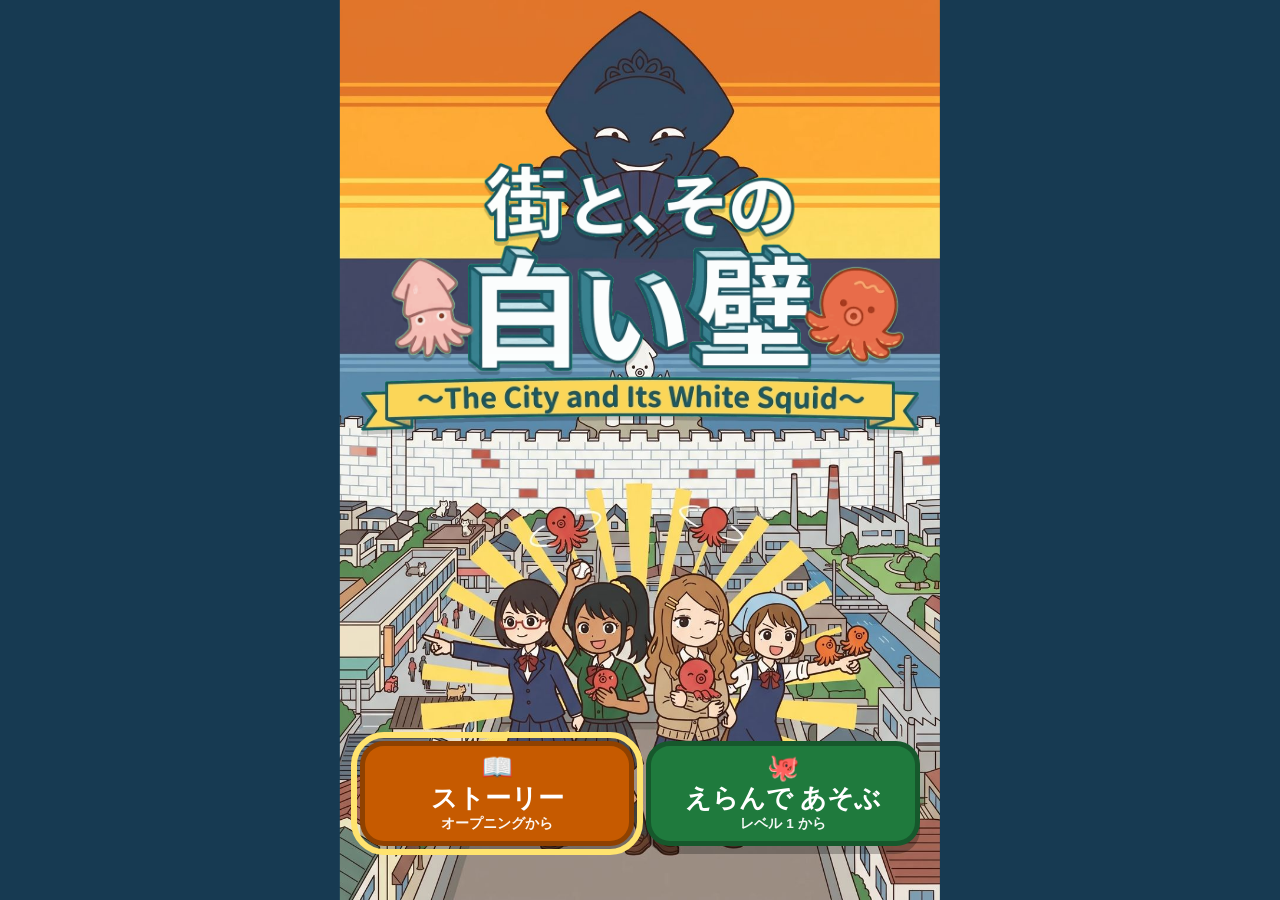
<file: app/index.html>
<!DOCTYPE html>
<html lang="ja">
<head>
<meta charset="UTF-8">
<meta name="viewport" content="width=device-width, initial-scale=1.0, viewport-fit=cover">
<title>街と、その白い壁 〜The City and Its White Squid〜</title>
<meta name="description" content="街と、その白い壁：タコを はじいて、白い 壁に まもられた イカを たおす 見下ろし型の 物理パズル。ブラウザで すぐ あそべる、通信なしの ゲーム">
<meta name="theme-color" content="#23506e">

<!-- ホーム画面に くわえた ときの アイコンと なまえ -->
<link rel="icon" type="image/png" sizes="32x32" href="images/icon-32.png">
<link rel="icon" type="image/png" sizes="192x192" href="images/icon-192.png">
<link rel="apple-touch-icon" href="images/icon-180.png">
<link rel="manifest" href="manifest.json">
<meta name="mobile-web-app-capable" content="yes">
<meta name="apple-mobile-web-app-capable" content="yes">
<meta name="apple-mobile-web-app-status-bar-style" content="default">
<meta name="apple-mobile-web-app-title" content="街と、その白い壁">

<link rel="stylesheet" href="story.css">
<link rel="stylesheet" href="style.css">
<link rel="canonical" href="https://pikaring.github.io/white-squid/app/">
</head>
<body>

  <!-- ===== ヘッダー：面と レベル・イカの 体力・ひとこと ===== -->
  <header class="header">
    <div class="status">
      <span class="status__stage" id="stageName">1面 通学路の 壁</span>
      <span class="status__level" id="levelName">1-1</span>
    </div>

    <!-- イカの 体力（のこり） -->
    <div class="meter">
      <div class="gauge" role="progressbar" aria-label="イカの たいりょく" aria-valuemin="0" aria-valuemax="100" aria-valuenow="100" id="gauge">
        <div class="gauge__bar" id="gaugeBar"></div>
        <div class="gauge__goal" id="gaugeGoal"></div>
      </div>
      <p class="meter__text"><b id="ratioText">♥</b><span class="meter__goal" id="goalText">イカの たいりょく</span></p>
    </div>

    <p class="message" id="message" role="status" aria-live="polite">タコを ひっぱって はなすと 投げるよ！</p>
  </header>

  <!-- ===== まんなか：見下ろしの 台（TakoGame が 描く） ===== -->
  <main class="field" id="field">
    <canvas class="field__canvas" id="canvas" tabindex="0" aria-label="タコを はじく 台。画面を ひっぱって はなすと、下から タコが とびだす。キーボードでは 左右の 矢印で 向き、上下で 強さ、スペースで 投げる"></canvas>
    <p class="field__nogame" id="noGame" hidden>ゲームを じゅんび しています…</p>
  </main>

  <!-- ===== した：タコの トレイ・投げる 人・ボタン ===== -->
  <footer class="controls">
    <section class="tray" aria-label="投げる タコ">
      <div class="tray__list" id="trayList" role="radiogroup" aria-label="タコを えらぶ"></div>
      <p class="tray__note" id="trayNote">タコ一郎：ふつうの タコ</p>
    </section>

    <section class="throwers" aria-label="投げる 人">
      <div class="throwers__list" id="throwerList" role="radiogroup" aria-label="投げる 人を えらぶ"></div>
    </section>

    <div class="actions">
      <button type="button" class="btn btn--again" id="btnRetry">
        <span class="btn__icon" aria-hidden="true">🔄</span>
        <span class="btn__text">やりなおす</span>
      </button>
      <button type="button" class="btn btn--title" id="btnTitle">
        <span class="btn__icon" aria-hidden="true">🏠</span>
        <span class="btn__text">タイトル</span>
      </button>
    </div>
  </footer>

  <!-- ===== レベルの おわり（クリア／失敗） ===== -->
  <div class="modal" id="endModal" hidden>
    <div class="modal__panel modal__panel--end" role="dialog" aria-modal="true" aria-labelledby="endTitle">
      <h2 class="modal__title" id="endTitle">1-1 クリア！</h2>
      <p class="end__stars" id="endStars" aria-label="ほし 3つ">★★★</p>
      <p class="end__text" id="endText"></p>
      <div class="score" id="endScore" hidden></div>
      <div class="end__actions">
        <button type="button" class="btn btn--kind" id="btnEndMain">
          <span class="btn__text" id="endMainText">つぎへ</span>
        </button>
        <button type="button" class="btn btn--close" id="btnEndSub">
          <span class="btn__text" id="endSubText">きょうは ここまで</span>
        </button>
      </div>
    </div>
  </div>

  <!-- ===== えらんで あそぶ ===== -->
  <div class="modal" id="pickModal" hidden>
    <div class="modal__panel" role="dialog" aria-modal="true" aria-labelledby="pickTitle">
      <h2 class="modal__title" id="pickTitle">レベルを えらぶ</h2>
      <div class="picks" id="pickList"></div>
      <p class="modal__note">クリアした レベルと、つぎの レベルを えらべます</p>
      <button type="button" class="btn btn--close" id="btnPickClose">
        <span class="btn__text">とじる</span>
      </button>
    </div>
  </div>

<script src="story-data.js"></script>
<script src="story.js"></script>
<script src="stages.js"></script>
<script src="game.js"></script>
<script src="main.js"></script>
</body>
</html>
</file>
<file: app/story.css>
/* タイトル画面と ストーリー画面の 見た目（担当②）
   ・この ファイルは style.css より 先に 読まれる。:root の 変数（--c-header など）は style.css の ものを つかう
   ・クラスは ぜんぶ story- で はじめる（ゲームの クラスと ぶつけない）
   ・DOM は story.js が つくる */

/* =========================================================
   タイトル画面
   ========================================================= */
.story-title {
  position: fixed;
  inset: 0;
  z-index: 200;
  background: #173a52;           /* 横長の 画面で 絵の 左右に 見える 色 */
  display: flex;
  flex-direction: column;
  align-items: center;
  justify-content: space-between;
  gap: 16px;
  padding: max(8dvh, 24px) 16px max(6dvh, 20px);
  overflow: hidden;
  color: #ffffff;
  font-family: "Hiragino Kaku Gothic ProN", "Yu Gothic", "Meiryo", sans-serif;
  font-weight: 700;
  animation: story-fade .35s ease both;
}

.story-title__bg {
  position: absolute;
  top: 0;
  bottom: 0;
  left: 50%;
  width: min(100%, 66.7dvh);   /* 絵は たて長（2:3）。横長の 画面では まんなかに たて長の まま 出す */
  transform: translateX(-50%);
  z-index: -1;
  background-size: cover;
  background-position: center;
  background-repeat: no-repeat;
}

/* 画像が ない ときの もよう（しずかな ひかり） */
.story-title:not(.has-image) .story-title__bg {
  background-image:
    radial-gradient(circle at 50% 28%, rgba(255, 227, 110, .28) 0%, rgba(255, 227, 110, 0) 55%),
    radial-gradient(circle at 50% 110%, rgba(0, 0, 0, .35) 0%, rgba(0, 0, 0, 0) 60%);
}

.story-title__head {
  text-align: center;
  max-width: 100%;
}

/* タイトルの 絵が ある ときは、ロゴを 絵の「ロゴの 帯」（上から 25〜38%）の まんなかへ 下げる。
   絵は 画面の 高さいっぱいに 出るので、高さの わりあい（dvh）で あわせられる。ロゴの 高さは はばの 約 0.48 */
.story-title.has-image .story-title__head.has-logo {
  margin-top: max(0px, calc(25dvh - min(92vw, 560px, 62dvh) * .241));
}

/* ロゴの 画像（読めた ときだけ）。文字の タイトルは 読みあげ用に のこして 見えなく する */
.story-title__logo {
  display: block;
  width: min(92vw, 560px, 62dvh);
  height: auto;
  margin: 0 auto;
  filter: drop-shadow(0 4px 0 rgba(0, 0, 0, .18));
  -webkit-user-drag: none;
  animation: story-fade .35s ease both;
}

.story-title__head.has-logo .story-title__name,
.story-title__head.has-logo .story-title__sub {
  position: absolute;
  width: 1px;
  height: 1px;
  overflow: hidden;
  clip: rect(0 0 0 0);
  white-space: nowrap;
}

/* 大きな タイトル：白い 文字＋こい 青の ふち */
.story-title__name {
  margin: 0;
  font-size: clamp(32px, 10vw, 96px);
  line-height: 1.15;
  letter-spacing: .04em;
  color: #ffffff;
  -webkit-text-stroke: .16em #173a52;
  paint-order: stroke fill;
  text-shadow: 0 .09em 0 #173a52, 0 .16em .2em rgba(0, 0, 0, .35);
  white-space: nowrap;
}

.story-title__sub {
  display: inline-block;
  margin: 12px 0 0;
  padding: 4px 18px;
  font-size: clamp(18px, 4.8vw, 32px);
  letter-spacing: .06em;
  color: var(--c-header, #23506e);
  background: var(--c-accent, #ffe36e);
  border: 4px solid #173a52;
  border-radius: 999px;
  box-shadow: 0 5px 0 rgba(0, 0, 0, .25);
}

.story-title__btns {
  width: 100%;
  max-width: 560px;
  display: flex;
  flex-direction: row;          /* よこに ならべて 下に よせる（絵の ふたりを かくさない） */
  gap: 12px;
}

.story-title__btns .story-btn { flex: 1 1 0; min-height: 88px; }

/* ゲームの .btn と おなじ 形・押し心地 */
.story-btn {
  width: 100%;
  min-height: 96px;
  padding: 8px 10px;
  border: 5px solid rgba(0, 0, 0, .28);
  border-radius: 24px;
  color: #ffffff;
  font-family: inherit;
  font-weight: 700;
  font-size: var(--fs-button, clamp(22px, 5.4vw, 34px));
  line-height: 1.25;
  display: flex;
  flex-direction: column;
  align-items: center;
  justify-content: center;
  gap: 2px;
  cursor: pointer;
  box-shadow: 0 8px 0 rgba(0, 0, 0, .25);
  transition: transform .08s ease, box-shadow .08s ease;
  touch-action: manipulation;
}

.story-btn:active { transform: translateY(6px); box-shadow: 0 2px 0 rgba(0, 0, 0, .25); }
.story-btn:focus-visible { outline: 6px solid var(--c-accent, #ffe36e); outline-offset: 3px; }

.story-btn__icon { font-size: 1em; line-height: 1; }
.story-btn__sub  { font-size: .52em; opacity: .95; }

.story-btn--continue  { background: #2f6fb0; }
.story-btn--story     { background: var(--c-again, #c65a00); }

/* ボタンが 3つ の ときは すこし 小さな 文字で 1れつに */
.story-title__btns.is-three { gap: 8px; max-width: 640px; }
.story-title__btns.is-three .story-btn { font-size: calc(var(--fs-button, 24px) * .8); padding: 8px 4px; }
.story-title__btns.is-three .story-btn__text { white-space: nowrap; }
.story-btn--challenge { background: var(--c-kind, #1f7a3d); }

/* =========================================================
   ストーリー画面
   ========================================================= */
.story-play {
  /* セリフ窓の 高さ：3行ぶん（文字 × 行の 高さ 1.7 × 3行 ＋ 上下の よはく・わく） */
  --win-h: calc(var(--fs-message, 24px) * 1.7 * 3 + 82px);
  --win-bottom: 12px;
  position: fixed;
  inset: 0;
  z-index: 210;
  display: flex;
  align-items: stretch;
  justify-content: center;
  background: #14261a;            /* PC の よこながでは まんなかの 枠の そと */
  font-family: "Hiragino Kaku Gothic ProN", "Yu Gothic", "Meiryo", sans-serif;
  font-weight: 700;
  cursor: pointer;
  user-select: none;
  -webkit-user-select: none;
  -webkit-tap-highlight-color: transparent;
  touch-action: manipulation;
}

/* まんなかの 縦長の 枠（スマホでは 画面いっぱい） */
.story-stage {
  position: relative;
  width: min(100%, max(560px, 70dvh));
  height: 100%;
  overflow: hidden;
  container-type: size;
  outline: none;
  box-shadow: 0 0 0 6px var(--c-header, #23506e);
}

/* ---------- 背景 ---------- */
.story-bgbox,
.story-bg {
  position: absolute;
  inset: 0;
}

.story-bg {
  background-size: cover;
  background-position: center;
  background-repeat: no-repeat;
}

.story-bg.is-fading { animation: story-fade .35s ease both; }

/* ---------- 立ち絵 ---------- */
.story-figs {
  position: absolute;
  inset: 0;
  z-index: 1;
  pointer-events: none;
}

/* 上半身の 正方形。セリフ窓の 上ふちに 下を そろえる（すこし 窓の うしろに もぐらせる）。
   左右の 絵は まんなかで すこし 重なる（話している 人が 手前）。 */
.story-fig {
  --fig: min(62cqw, 52cqh);
  --drop: 0;   /* 背の 低い 人ほど 大きい：絵を この わりあい だけ 窓の うしろへ しずめる（cast の height） */
  --size: 1;   /* 絵の 大きさ（cast の size） */
  position: absolute;
  bottom: calc(var(--win-bottom) + var(--win-h) - 10px);
  width: var(--fig);
  height: var(--fig);
}

.story-fig--left  { left: -5cqw; }
.story-fig--right { right: -5cqw; }
.story-fig.is-speaking { z-index: 1; }

.story-fig__inner {
  width: 100%;
  height: 100%;
  display: flex;
  align-items: flex-end;
  justify-content: center;
  transform-origin: 50% 100%;
  transform: scale(.94);
  filter: brightness(.6) saturate(.85);
  transition: transform .22s ease, filter .22s ease;
}

.story-fig.is-speaking .story-fig__inner {
  transform: scale(1.04);
  filter: none;
}

.story-fig__img {
  display: block;
  width: 100%;
  height: 100%;
  object-fit: contain;
  object-position: 50% 100%;
  transform-origin: 50% 100%;
  transform: translateY(calc(var(--drop) * 100%)) scale(var(--size));
  filter: drop-shadow(0 4px 6px rgba(0, 0, 0, .35));
  -webkit-user-drag: none;
}

/* 立ち絵が ない ときの 丸い 札 */
.story-fig__badge {
  width: 82%;
  aspect-ratio: 1 / 1;
  margin-bottom: 14px;
  border-radius: 50%;
  border: max(4px, 1.3cqw) solid #ffffff;
  box-shadow: 0 6px 0 rgba(0, 0, 0, .3);
  display: flex;
  flex-direction: column;
  align-items: center;
  justify-content: center;
  gap: 4%;
  color: #ffffff;
  text-align: center;
  line-height: 1.1;
}

.story-fig__badge-name {
  font-size: calc(var(--fig) * .15);
  padding: 0 8%;
  word-break: keep-all;
  text-shadow: 0 2px 0 rgba(0, 0, 0, .3);
}

.story-fig__badge-face {
  font-size: calc(var(--fig) * .2);
  line-height: 1;
}

/* 出入り：左は 左から、右は 右から */
.story-fig--left.is-entering  { animation: story-in-left  .32s ease-out both; }
.story-fig--right.is-entering { animation: story-in-right .32s ease-out both; }
.story-fig--left.is-leaving   { animation: story-out-left  .32s ease-in both; }
.story-fig--right.is-leaving  { animation: story-out-right .32s ease-in both; }

/* 絵だけを 見せる コマ（step の picture: true） */
.story-play.is-picture .story-window,
.story-play.is-picture .story-figs { opacity: 0; pointer-events: none; transition: opacity .35s ease; }

/* ---------- セリフ窓（下に 3行ぶん） ---------- */
.story-window {
  position: absolute;
  z-index: 2;
  left: 10px;
  right: 10px;
  bottom: var(--win-bottom);
  height: var(--win-h);
  padding: 30px 20px 40px;
  background: var(--c-bg, #fff8ec);
  color: var(--c-text, #1b1b1b);
  border: 6px solid var(--c-header, #23506e);
  border-radius: 24px;
  box-shadow: 0 8px 0 rgba(0, 0, 0, .3);
}

/* 名前の 札（窓の 上ふちに のせる） */
.story-window__name {
  position: absolute;
  top: -24px;
  left: 16px;
  margin: 0;
  padding: 4px 20px;
  max-width: calc(100% - 32px);
  font-size: calc(var(--fs-message, 24px) * .95);
  line-height: 1.4;
  color: #ffffff;
  background: var(--c-header, #23506e);
  border: 4px solid #ffffff;
  border-radius: 999px;
  box-shadow: 0 4px 0 rgba(0, 0, 0, .25);
  white-space: nowrap;
  overflow: hidden;
  text-overflow: ellipsis;
}

.story-window__name[hidden] { display: none; }
.story-window__name.is-right { left: auto; right: 16px; }

.story-window__text {
  margin: 0;
  font-size: var(--fs-message, clamp(18px, 4.4vw, 28px));
  line-height: 1.7;
  white-space: pre-line;
  line-break: strict;
  overflow-wrap: anywhere;
  word-break: normal;
}

/* 地の文は すこし 色を かえる */
.story-window.is-narration .story-window__text { color: #3c4a3f; }

/* 右下の ▼（全文が 出たら 点滅） */
.story-window__next {
  position: absolute;
  right: 18px;
  bottom: 10px;
  font-size: calc(var(--fs-message, 24px) * .9);
  line-height: 1;
  color: var(--c-again, #c65a00);
  opacity: 0;
}

.story-window.is-complete .story-window__next {
  opacity: 1;
  animation: story-blink 1s steps(1, end) infinite;
}

/* 読みあげ用（見えない） */
.story-sr {
  position: absolute;
  width: 1px;
  height: 1px;
  margin: -1px;
  padding: 0;
  overflow: hidden;
  clip: rect(0 0 0 0);
  white-space: nowrap;
  border: 0;
}

/* ---------- スキップ ---------- */
.story-skip {
  position: absolute;
  z-index: 3;
  top: 12px;
  right: 12px;
  min-height: 48px;
  min-width: 48px;
  padding: 6px 18px;
  font-family: inherit;
  font-weight: 700;
  font-size: clamp(16px, 4vw, 20px);
  color: #ffffff;
  background: rgba(27, 27, 27, .72);
  border: 3px solid #ffffff;
  border-radius: 999px;
  box-shadow: 0 4px 0 rgba(0, 0, 0, .3);
  cursor: pointer;
  touch-action: manipulation;
}

.story-skip:active { transform: translateY(3px); box-shadow: 0 1px 0 rgba(0, 0, 0, .3); }
.story-skip:focus-visible { outline: 5px solid var(--c-accent, #ffe36e); outline-offset: 3px; }

/* =========================================================
   アニメーション
   ========================================================= */
@keyframes story-fade {
  from { opacity: 0; }
  to   { opacity: 1; }
}

@keyframes story-in-left {
  from { transform: translateX(-110%); opacity: 0; }
  to   { transform: translateX(0);     opacity: 1; }
}
@keyframes story-in-right {
  from { transform: translateX(110%); opacity: 0; }
  to   { transform: translateX(0);    opacity: 1; }
}
@keyframes story-out-left {
  from { transform: translateX(0);     opacity: 1; }
  to   { transform: translateX(-110%); opacity: 0; }
}
@keyframes story-out-right {
  from { transform: translateX(0);    opacity: 1; }
  to   { transform: translateX(110%); opacity: 0; }
}

@keyframes story-blink {
  0%   { opacity: 1; }
  50%  { opacity: .15; }
}

/* =========================================================
   せの ひくい 画面
   ========================================================= */
@media (max-height: 700px) {
  .story-title { gap: 12px; padding-top: 5dvh; padding-bottom: 4dvh; }
  .story-title__btns { gap: 14px; }
  .story-btn { min-height: 80px; }
  .story-window { padding: 26px 16px 34px; }
}

@media (max-height: 480px) {
  .story-title { padding: 12px 16px; justify-content: center; gap: 14px; }
  .story-title__name { font-size: clamp(34px, 12dvh, 56px); }
  .story-title__sub { margin-top: 6px; font-size: 16px; padding: 2px 12px; border-width: 3px; }
  .story-title__btns { flex-direction: row; max-width: 640px; gap: 12px; }
  .story-btn { min-height: 72px; border-width: 4px; border-radius: 18px; }
  .story-btn__icon { display: none; }

  .story-play { --win-h: calc(var(--fs-message, 16px) * 1.5 * 3 + 52px); --win-bottom: 8px; }
  .story-window {
    left: 8px;
    right: 8px;
    padding: 20px 14px 24px;
    border-width: 4px;
    border-radius: 18px;
  }
  .story-window__name { top: -18px; padding: 1px 14px; border-width: 3px; }
  .story-window__text { line-height: 1.5; }
  .story-window__next { bottom: 6px; right: 12px; }
  .story-skip { top: 8px; right: 8px; min-height: 44px; padding: 4px 14px; font-size: 15px; }
}

/* アニメーションが にがてな ひとの ために */
@media (prefers-reduced-motion: reduce) {
  .story-title,
  .story-bg.is-fading,
  .story-fig.is-entering,
  .story-fig.is-leaving,
  .story-window.is-complete .story-window__next { animation: none !important; }
  .story-fig__inner,
  .story-btn { transition: none; }
}
</file>
<file: app/style.css>
@charset "UTF-8";
/* =========================================================
   街と、その白い壁 〜throw on tako〜  ―  スタイル
   ・前作 cat-on-escape（tap-on-neko の 流れ）の みため に そろえてある
   ・おおきい文字・おおきいボタン（48px 以上）・たかいコントラスト
   ・ヘッダーは 海の 青、アクセントは 前作と おなじ 黄色
   ・ページは スクロールさせない。canvas が のこり ぜんぶを つかう
   ========================================================= */

:root {
  --c-text:        #1b1b1b;
  --c-bg:          #fff8ec;
  --c-header:      #23506e;   /* 海の 青 */
  --c-header-dark: #173a52;
  --c-header-text: #ffffff;
  --c-again:       #c65a00;   /* やりなおす：オレンジ */
  --c-kind:        #1f7a3d;   /* つぎへ：みどり */
  --c-close:       #444c55;
  --c-title:       #2f5d8a;   /* タイトル：あお */
  --c-ok:          #1f7a3d;
  --c-accent:      #ffe36e;
  --c-pick:        #c65a00;   /* えらんで いる わく */

  --fs-message: clamp(16px, 4vw, 24px);
  --fs-button:  clamp(18px, 4.6vw, 26px);
}

* { box-sizing: border-box; }

html, body {
  margin: 0;
  padding: 0;
  height: 100%;
}

body {
  display: flex;
  flex-direction: column;
  height: 100dvh;
  background: var(--c-bg);
  color: var(--c-text);
  font-family: "Hiragino Kaku Gothic ProN", "Yu Gothic", "Meiryo", sans-serif;
  font-weight: 700;
  line-height: 1.4;
  line-break: strict;
  word-break: normal;
  -webkit-text-size-adjust: 100%;
  -webkit-tap-highlight-color: transparent;
  overflow: hidden;            /* ページは スクロールさせない */
  overscroll-behavior: none;
  user-select: none;
  -webkit-user-select: none;
}

button { font-family: inherit; }

/* ========== ヘッダー ========== */
.header {
  flex: 0 0 auto;
  background: var(--c-header);
  color: var(--c-header-text);
  padding: calc(8px + env(safe-area-inset-top, 0px)) 14px 10px;
  box-shadow: 0 4px 0 rgba(0, 0, 0, .18);
  position: relative;
  z-index: 2;
}

.status {
  display: flex;
  align-items: center;
  justify-content: center;
  gap: 10px;
  flex-wrap: wrap;
}

.status__stage {
  font-size: clamp(17px, 4.4vw, 26px);
  line-height: 1.2;
}

.status__level {
  font-size: clamp(16px, 4vw, 22px);
  background: var(--c-accent);
  color: var(--c-header-dark);
  border-radius: 999px;
  padding: 2px 14px;
  white-space: nowrap;
  font-variant-numeric: tabular-nums;
}

/* こわした わりあいの バー（前作と おなじ かたち）と めあての 線 */
.meter {
  display: flex;
  align-items: center;
  gap: 10px;
  max-width: 620px;
  margin: 6px auto 0;
}

.gauge {
  position: relative;
  flex: 1 1 auto;
  height: 16px;
  background: rgba(255, 255, 255, .25);
  border: 3px solid #ffffff;
  border-radius: 999px;
  overflow: hidden;
}

.gauge__bar {
  height: 100%;
  width: 0%;
  background: var(--c-accent);
  transition: width .35s ease, background-color .3s ease;
}

.gauge.is-goal .gauge__bar { background: #7fe08f; }

/* めあての 線 */
.gauge__goal {
  position: absolute;
  top: -3px;
  bottom: -3px;
  left: 70%;
  width: 4px;
  margin-left: -2px;
  background: #ff5a3c;
  box-shadow: 0 0 0 1px #ffffff;
}

.meter__text {
  flex: 0 0 auto;
  margin: 0;
  display: flex;
  align-items: baseline;
  gap: 6px;
  font-size: clamp(13px, 3.2vw, 17px);
  white-space: nowrap;
}

.meter__text b {
  font-size: clamp(20px, 5vw, 28px);
  color: var(--c-accent);
  font-variant-numeric: tabular-nums;
  min-width: 2.6em;
  text-align: right;
}

.meter__goal { color: #cfe3f0; }

.message {
  margin: 8px auto 0;
  max-width: 820px;
  text-align: center;
  font-size: var(--fs-message);
  background: #ffffff;
  color: var(--c-text);
  border-radius: 16px;
  padding: 6px 12px;
  min-height: 2.1em;
  display: flex;
  align-items: center;
  justify-content: center;
}

/* ========== まんなか：canvas ========== */
.field {
  position: relative;
  flex: 1 1 auto;
  min-height: 0;
  overflow: hidden;
  background: #a8d4e6;
}

.field__canvas {
  position: absolute;
  inset: 0;
  width: 100%;
  height: 100%;
  display: block;
  touch-action: none;          /* ひっぱる ときに 画面が うごかない ように */
  cursor: grab;
}

.field__canvas:active { cursor: grabbing; }
.field__canvas:focus-visible { outline: 5px solid var(--c-accent); outline-offset: -5px; }

.field__nogame {
  position: absolute;
  inset: 0;
  margin: 0;
  display: flex;
  align-items: center;
  justify-content: center;
  padding: 16px;
  text-align: center;
  font-size: var(--fs-message);
  color: var(--c-header);
}

.field__nogame[hidden] { display: none; }

/* ========== した：トレイと 投げる 人と ボタン ========== */
.controls {
  flex: 0 0 auto;
  display: flex;
  flex-direction: column;
  gap: 6px;
  padding: 8px 10px calc(8px + env(safe-area-inset-bottom, 0px));
  background: #ffffff;
  border-top: 6px solid var(--c-header);
}

/* --- タコの トレイ --- */
.tray__list {
  display: flex;
  gap: 6px;
  justify-content: center;
}

.tako {
  position: relative;
  flex: 0 1 76px;
  min-width: 0;
  min-height: 56px;
  padding: 4px 2px 3px;
  display: flex;
  flex-direction: column;
  align-items: center;
  justify-content: center;
  gap: 1px;
  background: var(--c-bg);
  color: var(--c-text);
  border: 4px solid #c9d6df;
  border-radius: 16px;
  font-weight: 700;
  cursor: pointer;
  box-shadow: 0 4px 0 rgba(0, 0, 0, .15);
  touch-action: manipulation;
}

.tako:active { transform: translateY(3px); box-shadow: 0 1px 0 rgba(0, 0, 0, .15); }
.tako:focus-visible { outline: 5px solid var(--c-accent); outline-offset: 2px; }

.tako.is-on {
  border-color: var(--c-pick);
  background: #fff1c2;
}

.tako:disabled,
.tako.is-empty {
  opacity: .42;
  cursor: default;
  box-shadow: none;
}

.tako__face {
  width: clamp(28px, 7.5vw, 40px);
  height: clamp(28px, 7.5vw, 40px);
}

.tako__name {
  font-size: clamp(11px, 2.9vw, 14px);
  line-height: 1.1;
  white-space: nowrap;
}

/* のこりの かず（右上の まる） */
.tako__count {
  position: absolute;
  top: -8px;
  right: -6px;
  min-width: 26px;
  height: 26px;
  padding: 0 6px;
  border-radius: 999px;
  background: var(--c-header);
  color: #ffffff;
  border: 2px solid #ffffff;
  font-size: 15px;
  line-height: 22px;
  text-align: center;
  font-variant-numeric: tabular-nums;
}

.tako.is-empty .tako__count { background: #888; }
.thrower__count {
  position: absolute;
  top: -8px;
  right: -6px;
  min-width: 24px;
  height: 24px;
  padding: 0 5px;
  border-radius: 999px;
  background: var(--c-header);
  color: #ffffff;
  border: 2px solid #ffffff;
  font-size: 14px;
  line-height: 20px;
  text-align: center;
  font-variant-numeric: tabular-nums;
}

.tray__note {
  margin: 4px 0 0;
  text-align: center;
  font-size: clamp(13px, 3.4vw, 17px);
  color: var(--c-header);
  min-height: 1.4em;
}

/* --- 顔（画像が 読めた ときは 画像、だめなら 色の 丸と 字） --- */
.face {
  flex: 0 0 auto;
  display: flex;
  align-items: center;
  justify-content: center;
  border-radius: 50%;
  color: #ffffff;
  font-weight: 700;
  line-height: 1;
  overflow: hidden;
  border: 2px solid rgba(0, 0, 0, .25);
  text-shadow: 0 1px 1px rgba(0, 0, 0, .3);
}

.face img {
  width: 100%;
  height: 100%;
  object-fit: contain;
  -webkit-user-drag: none;
  pointer-events: none;
}

.face.has-image {
  background: transparent !important;
  border-color: transparent;
}

/* --- 投げる 人 --- */
.throwers__list {
  display: grid;
  grid-template-columns: repeat(4, 1fr);
  gap: 6px;
}

.thrower {
  position: relative;
  min-width: 0;
  min-height: 56px;
  padding: 3px 4px 4px;
  display: grid;
  grid-template-columns: auto minmax(0, 1fr);
  grid-template-rows: auto auto;
  align-items: center;
  column-gap: 4px;
  row-gap: 1px;
  background: #ffffff;
  color: var(--c-text);
  border: 4px solid #c9d6df;
  border-radius: 16px;
  font-weight: 700;
  text-align: left;
  cursor: pointer;
  box-shadow: 0 4px 0 rgba(0, 0, 0, .15);
  touch-action: manipulation;
}

.thrower:active { transform: translateY(3px); box-shadow: 0 1px 0 rgba(0, 0, 0, .15); }
.thrower:focus-visible { outline: 5px solid var(--c-accent); outline-offset: 2px; }

.thrower.is-on {
  border-color: var(--c-pick);
  background: #fff1c2;
}

.thrower:disabled {
  opacity: .42;
  cursor: default;
  box-shadow: none;
}

.thrower__face {
  width: clamp(28px, 7.5vw, 40px);
  height: clamp(28px, 7.5vw, 40px);
  font-size: clamp(14px, 3.8vw, 18px);
}

.thrower__body { display: contents; }

.thrower__name { font-size: clamp(15px, 3.9vw, 19px); line-height: 1.15; }

.thrower__note {
  grid-column: 1 / -1;
  text-align: center;
  white-space: pre-line;
  font-size: clamp(10px, 2.7vw, 13px);
  line-height: 1.2;
  color: #4a5a66;
}

/* --- やりなおす・タイトル --- */
.actions {
  display: flex;
  gap: 10px;
}

.btn {
  flex: 1 1 0;
  min-height: 56px;             /* タップ領域は 48px 以上 */
  padding: 6px;
  border: 5px solid rgba(0, 0, 0, .28);
  border-radius: 20px;
  color: #ffffff;
  font-weight: 700;
  font-size: var(--fs-button);
  display: flex;
  flex-direction: row;
  align-items: center;
  justify-content: center;
  gap: 8px;
  cursor: pointer;
  box-shadow: 0 6px 0 rgba(0, 0, 0, .25);
  transition: transform .08s ease, box-shadow .08s ease;
  touch-action: manipulation;
}

.btn:active { transform: translateY(5px); box-shadow: 0 1px 0 rgba(0, 0, 0, .25); }
.btn:focus-visible { outline: 6px solid var(--c-accent); outline-offset: 3px; }

.btn__icon { font-size: 1em; line-height: 1; }
.btn__sub  { font-size: .6em; }

.btn--again { background: var(--c-again); }
.btn--kind  { background: var(--c-kind); }
.btn--title { background: var(--c-title); }
.btn[hidden] { display: none; }

.btn--close {
  background: var(--c-close);
  width: 100%;
  min-height: 64px;
}

/* ========== モーダル ========== */
.modal {
  position: fixed;
  inset: 0;
  background: rgba(0, 0, 0, .55);
  display: flex;
  align-items: center;
  justify-content: center;
  padding: 12px;
  z-index: 40;
}

.modal[hidden] { display: none; }

.modal__panel {
  width: 100%;
  max-width: 620px;
  max-height: calc(100dvh - 24px);
  overflow-y: auto;
  overscroll-behavior: contain;
  background: var(--c-bg);
  border: 6px solid var(--c-header);
  border-radius: 24px;
  padding: 16px;
  animation: pop-in .25s ease both;
}

.modal__title {
  margin: 0 0 12px;
  text-align: center;
  font-size: clamp(22px, 5.2vw, 30px);
  background: var(--c-header);
  color: #ffffff;
  border-radius: 14px;
  padding: 8px;
}

.modal__note {
  margin: 12px 0;
  text-align: center;
  font-size: clamp(14px, 3.6vw, 18px);
  color: var(--c-header);
}

/* --- レベルの おわり --- */
.modal__panel--end { max-width: 480px; }

.end__stars {
  margin: 4px 0 0;
  text-align: center;
  font-size: clamp(44px, 12vw, 68px);
  line-height: 1.1;
  letter-spacing: .08em;
  color: #e0a100;
  text-shadow: 0 3px 0 rgba(0, 0, 0, .18);
}

.end__stars .is-off { color: #d4cfc4; }
.end__stars[hidden] { display: none; }

.end__text {
  margin: 10px 0 16px;
  text-align: center;
  font-size: clamp(17px, 4.2vw, 22px);
  white-space: pre-line;
}

.score {
  margin: -6px auto 16px;
  max-width: 360px;
  font-size: clamp(15px, 3.8vw, 18px);
}
.score[hidden] { display: none; }
.score__row { display: flex; justify-content: space-between; gap: 12px; padding: 2px 4px; }
.score__pts { font-variant-numeric: tabular-nums; font-weight: 700; white-space: nowrap; }
.score__head { margin: 8px 0 2px; padding: 0 4px; font-size: .88em; color: var(--c-header); font-weight: 700; }
.score__row.is-total { border-top: 2px solid #d4cfc4; margin-top: 4px; padding-top: 6px; font-weight: 700; }
.score__row.is-stage { border-top: 3px double #d4cfc4; margin-top: 6px; padding-top: 6px; font-weight: 800; font-size: 1.12em; }
.score__row.is-best { color: #8a6d1f; font-weight: 700; }
.score__row.is-new { color: #c0392b; }
.picks__best { margin-left: 10px; font-size: .78em; font-weight: 700; color: #8a6d1f; }

.end__actions {
  display: flex;
  flex-direction: column;
  gap: 14px;
}

.end__actions .btn { flex: 0 0 auto; min-height: 68px; }

/* --- えらんで あそぶ --- */
.picks {
  display: flex;
  flex-direction: column;
  gap: 10px;
}

.picks__stage {
  margin: 0;
  padding: 8px 10px 10px;
  background: #ffffff;
  border: 4px solid #c9d6df;
  border-radius: 18px;
}

.picks__name {
  margin: 0 0 6px;
  font-size: clamp(15px, 3.8vw, 19px);
  color: var(--c-header);
}

.picks__row {
  display: grid;
  grid-template-columns: repeat(3, 1fr);
  gap: 8px;
}

.pick {
  min-height: 64px;
  padding: 4px;
  display: flex;
  flex-direction: column;
  align-items: center;
  justify-content: center;
  gap: 2px;
  background: var(--c-bg);
  color: var(--c-text);
  border: 4px solid var(--c-header);
  border-radius: 16px;
  font-weight: 700;
  font-size: clamp(18px, 4.6vw, 24px);
  cursor: pointer;
  box-shadow: 0 5px 0 rgba(0, 0, 0, .18);
  touch-action: manipulation;
}

.pick:active { transform: translateY(4px); box-shadow: 0 1px 0 rgba(0, 0, 0, .18); }
.pick:focus-visible { outline: 5px solid var(--c-accent); outline-offset: 2px; }
.pick.is-new { background: #fff1c2; border-color: var(--c-pick); }

.pick:disabled {
  opacity: .4;
  cursor: default;
  box-shadow: none;
  border-color: #b0b8bf;
}

.pick__stars {
  font-size: .72em;
  letter-spacing: .06em;
  color: #e0a100;
  line-height: 1;
}

.pick__stars .is-off { color: #d4cfc4; }

/* ========== アニメーション ========== */
@keyframes pop-in {
  0%   { transform: scale(.7); opacity: 0; }
  100% { transform: scale(1);  opacity: 1; }
}

/* ========== PC など 幅の ひろい 画面：したを まとめて ひくく ========== */
@media (min-width: 900px) and (min-height: 560px) {
  .controls {
    display: grid;
    grid-template-columns: minmax(0, 1fr) minmax(0, 1.3fr) auto;
    align-items: center;
    gap: 16px;
    padding-left: 16px;
    padding-right: 16px;
  }
  .tray__list { justify-content: flex-start; flex-wrap: wrap; gap: 10px 8px; padding-top: 8px; }
  .tako { flex: 0 0 80px; min-height: 72px; }
  .tako__face { width: 42px; height: 42px; }
  .tako__name { font-size: 14px; }
  .tray__note { text-align: left; font-size: 16px; }
  .thrower { min-height: 72px; }
  .thrower__face { width: 42px; height: 42px; }
  .thrower__note { font-size: 13px; }
  .actions { flex-direction: column; gap: 10px; }
  .actions .btn { min-height: 56px; padding: 4px 18px; }
}

/* ========== せの ひくい 画面 ========== */
@media (max-height: 700px) {
  .header { padding-top: calc(6px + env(safe-area-inset-top, 0px)); padding-bottom: 8px; }
  .message { margin-top: 6px; padding: 4px 10px; min-height: 1.8em; }
  .controls { gap: 5px; padding-top: 6px; padding-bottom: calc(6px + env(safe-area-inset-bottom, 0px)); }
  .btn { min-height: 50px; }
}

/* ========== よこ向きの スマホ：ボタンを 右に ならべる ========== */
@media (orientation: landscape) and (max-height: 540px) {
  :root { --fs-message: 15px; --fs-button: 17px; }

  body {
    display: grid;
    grid-template-columns: minmax(0, 1fr) clamp(220px, 34vw, 330px);
    grid-template-rows: auto minmax(0, 1fr);
    grid-template-areas:
      "head side"
      "field side";
  }

  .header {
    grid-area: head;
    padding: calc(4px + env(safe-area-inset-top, 0px)) 10px 6px;
    display: grid;
    grid-template-columns: auto minmax(0, 1fr);
    align-items: center;
    column-gap: 10px;
    row-gap: 4px;
  }
  .status { flex-wrap: nowrap; gap: 6px; justify-content: flex-start; }
  .status__stage { font-size: 15px; white-space: nowrap; }
  .status__level { font-size: 14px; padding: 1px 10px; }
  .meter { margin: 0; }
  .gauge { height: 12px; border-width: 2px; }
  .meter__text b { font-size: 18px; }
  .meter__text { font-size: 12px; }
  .message {
    grid-column: 1 / -1;
    margin: 0;
    max-width: none;
    min-height: 0;
    padding: 2px 8px;
    border-radius: 10px;
  }

  .field { grid-area: field; }

  .controls {
    grid-area: side;
    border-top: 0;
    border-left: 6px solid var(--c-header);
    padding: calc(6px + env(safe-area-inset-top, 0px)) calc(8px + env(safe-area-inset-right, 0px)) calc(6px + env(safe-area-inset-bottom, 0px)) 8px;
    gap: 6px;
    justify-content: space-between;
    min-height: 0;
    overflow: hidden;
  }
  .tray__list { flex-wrap: wrap; gap: 8px 5px; padding-top: 6px; }
  .tako { flex: 0 1 calc(25% - 5px); min-height: 50px; }
  .tako__face { width: 26px; height: 26px; }
  .tako__count { min-width: 22px; height: 22px; font-size: 13px; line-height: 18px; top: -7px; right: -5px; }
  .tray__note { font-size: 12px; margin-top: 2px; }
  .throwers__list { grid-template-columns: repeat(2, 1fr); gap: 5px; }
  .thrower { min-height: 48px; padding: 2px 4px; border-width: 3px; border-radius: 12px; }
  .thrower__face { width: 28px; height: 28px; font-size: 13px; }
  .thrower__name { font-size: 14px; }
  .thrower__note { font-size: 10px; }
  .actions { gap: 6px; }
  .btn { min-height: 48px; border-width: 4px; border-radius: 16px; padding: 2px; }
  .btn__icon { display: none; }

  .modal__panel { padding: 10px; }
  .modal__title { font-size: 18px; padding: 5px; margin-bottom: 8px; }
  .modal__note { margin: 8px 0; font-size: 13px; }
  .end__stars { font-size: 34px; }
  .end__text { margin: 4px 0 10px; font-size: 15px; }
  .end__actions { flex-direction: row; gap: 10px; }
  .end__actions .btn { flex: 1 1 0; min-height: 52px; }
  .btn--close { min-height: 48px; }
  .picks { display: grid; grid-template-columns: 1fr 1fr; gap: 8px; }
  .pick { min-height: 52px; font-size: 16px; }
}

/* とても せまい たて画面 */
@media (max-width: 360px) {
  .thrower__note { display: none; }
  .tako__name { font-size: 10px; }
}

/* タコが 6しゅるい 以上：1れつの よこスライド（どの 画面でも。上の 画面ごとの 指定より つよく する） */
.tray__list.tray__list--scroll {
  flex-wrap: nowrap;
  justify-content: flex-start;
  overflow-x: auto;
  overflow-y: hidden;
  padding: 10px 8px 6px 2px;        /* 右上の かずの まるが 切れない ように */
  margin: -4px 0 0;
  scroll-snap-type: x proximity;
  scroll-padding: 0 8px;
  overscroll-behavior-x: contain;
  -webkit-overflow-scrolling: touch;
  scrollbar-width: thin;
}
.tray__list--scroll .tako {
  flex: 0 0 clamp(62px, 17vw, 80px);
  scroll-snap-align: start;
}
/* つづきが ある 側を うすく ぼかす（スライドできる しるし） */
.tray__list--scroll.is-more-right { -webkit-mask-image: linear-gradient(to right, #000 calc(100% - 36px), transparent); mask-image: linear-gradient(to right, #000 calc(100% - 36px), transparent); }
.tray__list--scroll.is-more-left { -webkit-mask-image: linear-gradient(to left, #000 calc(100% - 36px), transparent); mask-image: linear-gradient(to left, #000 calc(100% - 36px), transparent); }
.tray__list--scroll.is-more-left.is-more-right { -webkit-mask-image: linear-gradient(to right, transparent, #000 36px, #000 calc(100% - 36px), transparent); mask-image: linear-gradient(to right, transparent, #000 36px, #000 calc(100% - 36px), transparent); }

/* アニメーションが にがてな ひとの ために */
@media (prefers-reduced-motion: reduce) {
  * { animation-duration: .001s !important; animation-iteration-count: 1 !important; transition-duration: 1ms !important; }
}
</file>
